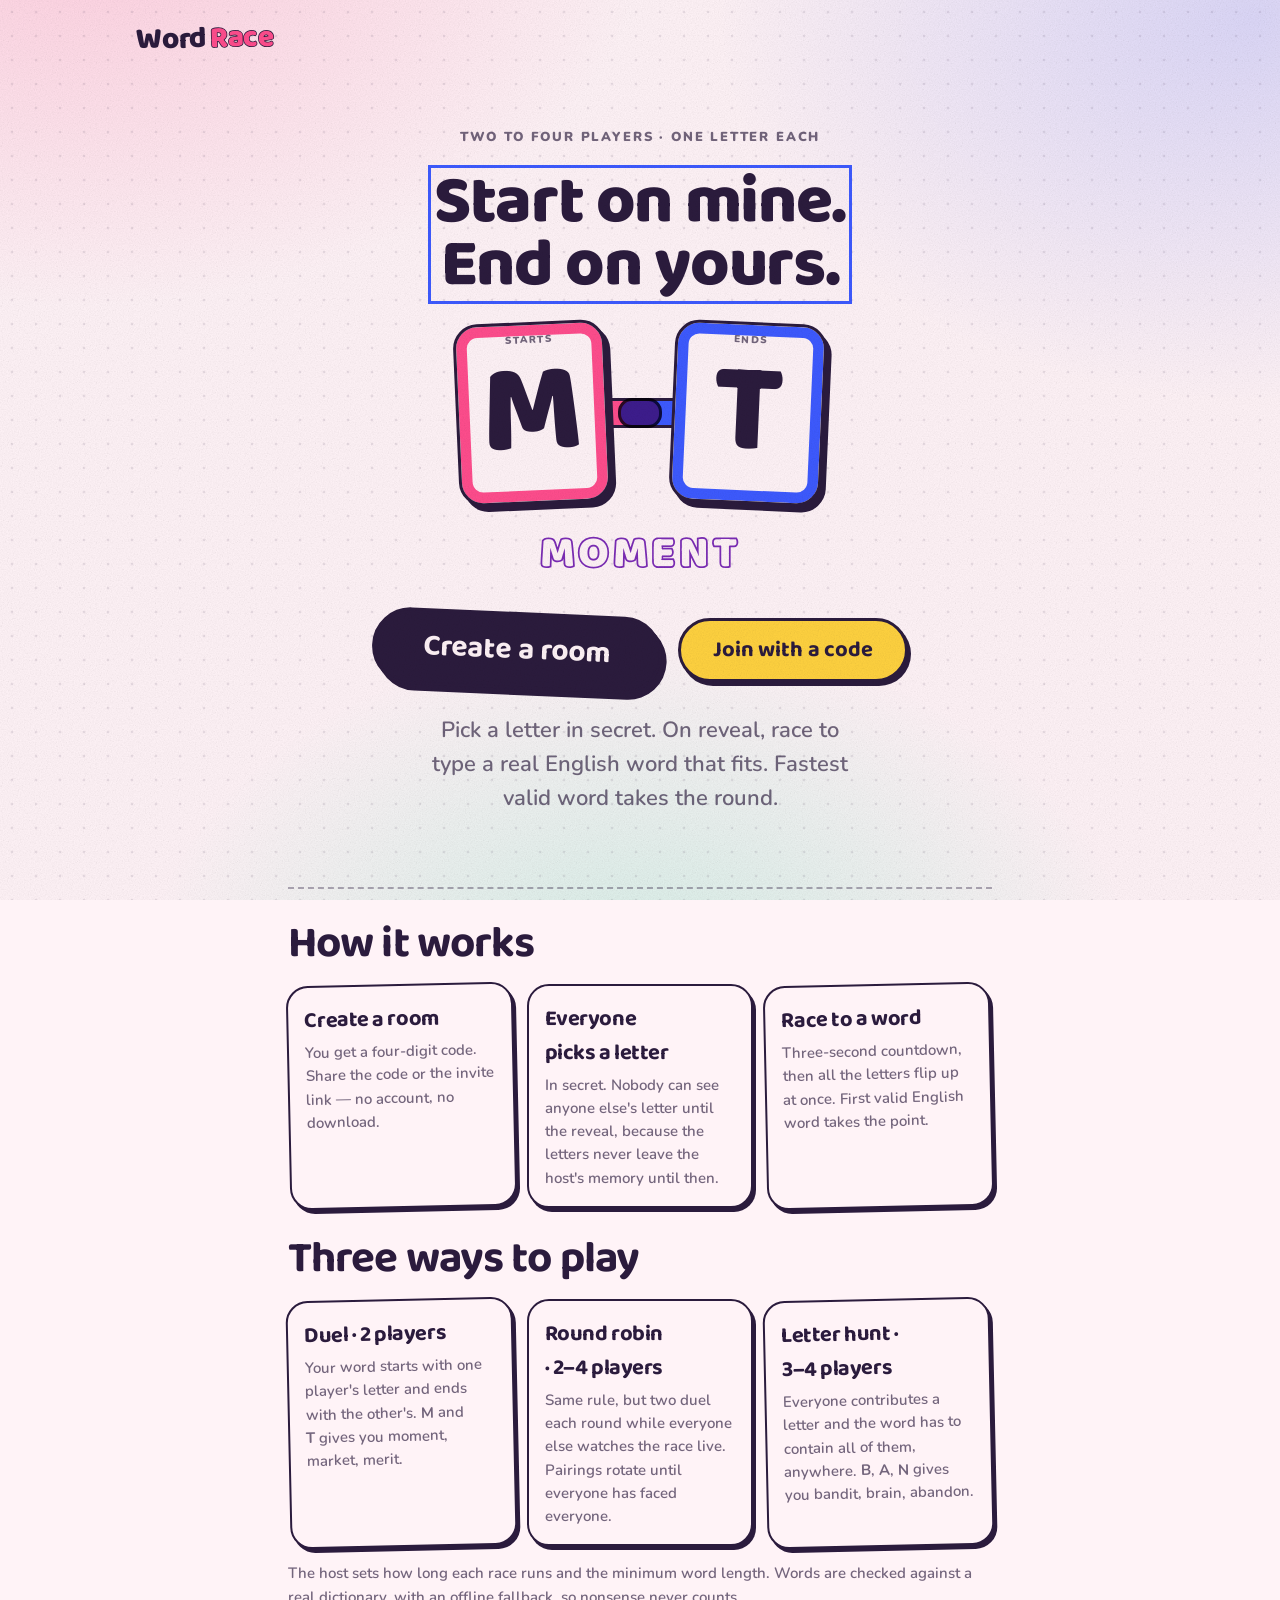
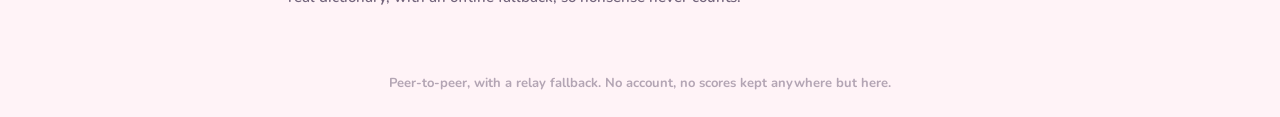
<file: index.html>
<!doctype html>
<html lang="en">
  <head>
    <meta charset="utf-8" />
    <meta name="viewport" content="width=device-width, initial-scale=1, viewport-fit=cover" />

    <!-- ==== Core SEO ====================================================
         Title stays under ~60 characters so it is not truncated in results,
         and leads with the game name plus what it actually is. -->
    <title>Word Race — Free Online Multiplayer Word Game for 2–4 Players</title>
    <meta
      name="description"
      content="A free multiplayer word game. Everyone picks one secret letter, then races to type a real English word that fits. No sign-up, no download — share a 4-digit code and play in your browser."
    />
    <link rel="canonical" href="https://word-race.jpynzon.dev/" />
    <link rel="icon" type="image/png" href="./assests/favicon-96x96.png" sizes="96x96" />
    <link rel="icon" type="image/svg+xml" href="./assests/favicon.svg" />
    <link rel="shortcut icon" href="./assests/favicon.ico" />
    <link rel="apple-touch-icon" sizes="180x180" href="./assests/apple-touch-icon.png" />
    <meta name="apple-mobile-web-app-title" content="MyWebSite" />
    <meta name="robots" content="index, follow, max-image-preview:large" />
    <meta name="author" content="Word Race" />
    <meta
      name="keywords"
      content="word game, multiplayer word game, online word game, free word game, party game, browser game, word race, letter game"
    />

    <!-- ==== Open Graph (Facebook, Discord, WhatsApp, Slack) ============= -->
    <meta property="og:type" content="website" />
    <meta property="og:site_name" content="Word Race" />
    <meta property="og:title" content="Word Race — Free Multiplayer Word Game" />
    <meta
      property="og:description"
      content="Pick a secret letter. Race to type a word that fits. 2–4 players, no sign-up, straight in your browser."
    />
    <meta property="og:url" content="https://word-race.jpynzon.dev/" />
    <!-- SVG so nothing is ever a dangling reference. Twitter/X and Facebook do
         not render SVG previews, so run assets/make-og-raster.html once and swap
         these three lines to og-image.jpg before you publicise the link. -->
    <meta property="og:image" content="https://word-race.jpynzon.dev/assets/og-image.svg" />
    <meta property="og:image:type" content="image/svg+xml" />
    <meta property="og:image:width" content="1200" />
    <meta property="og:image:height" content="630" />
    <meta
      property="og:image:alt"
      content="Two letter tiles, M and T, with the word MOMENT bridging them"
    />
    <meta property="og:locale" content="en_US" />

    <!-- ==== Twitter / X ================================================= -->
    <meta name="twitter:card" content="summary_large_image" />
    <meta name="twitter:title" content="Word Race — Free Multiplayer Word Game" />
    <meta
      name="twitter:description"
      content="Pick a secret letter. Race to type a word that fits. 2–4 players, no sign-up."
    />
    <meta name="twitter:image" content="https://word-race.jpynzon.dev/assets/og-image.svg" />
    <meta
      name="twitter:image:alt"
      content="Two letter tiles, M and T, with the word MOMENT bridging them"
    />

    <!-- ==== Icons, theme, PWA ========================================== -->
    <meta name="theme-color" content="#FFF3F7" />
    <meta name="apple-mobile-web-app-title" content="Word Race" />
    <meta name="application-name" content="Word Race" />
    <link rel="icon" href="./assets/favicon.svg" type="image/svg+xml" />
    <link rel="manifest" href="./manifest.webmanifest" />

    <link rel="preconnect" href="https://fonts.googleapis.com" />
    <link rel="preconnect" href="https://fonts.gstatic.com" crossorigin />
    <link
      rel="stylesheet"
      href="https://fonts.googleapis.com/css2?family=Baloo+2:wght@400..800&family=Nunito:ital,wght@0,400..900;1,400..700&display=swap"
    />

    <link rel="stylesheet" href="./css/reset.css" />
    <link rel="stylesheet" href="./css/variables.css" />
    <link rel="stylesheet" href="./css/layout.css" />
    <link rel="stylesheet" href="./css/components.css" />
    <link rel="stylesheet" href="./css/animations.css" />

    <!-- ==== Structured data ============================================
         VideoGame plus FAQPage. Both are schema.org types Google actually
         renders, and the FAQ answers are the questions people search for. -->
    <script type="application/ld+json">
      {
        "@context": "https://schema.org",
        "@graph": [
          {
            "@type": "VideoGame",
            "name": "Word Race",
            "url": "https://word-race.jpynzon.dev/",
            "description": "A real-time multiplayer word game for 2–4 players. Everyone picks one secret letter, then races to type a real English word that fits the revealed letters.",
            "genre": ["Word game", "Party game", "Puzzle"],
            "gamePlatform": "Web browser",
            "playMode": ["MultiPlayer"],
            "numberOfPlayers": { "@type": "QuantitativeValue", "minValue": 2, "maxValue": 4 },
            "applicationCategory": "Game",
            "operatingSystem": "Any browser",
            "inLanguage": "en",
            "offers": { "@type": "Offer", "price": "0", "priceCurrency": "USD" }
          },
          {
            "@type": "FAQPage",
            "mainEntity": [
              {
                "@type": "Question",
                "name": "How do you play Word Race?",
                "acceptedAnswer": {
                  "@type": "Answer",
                  "text": "Each player secretly picks one letter. After a three-second countdown all letters are revealed at once, and everyone races to type a real English word that fits them. The first valid word wins the round."
                }
              },
              {
                "@type": "Question",
                "name": "Is Word Race free, and do I need an account?",
                "acceptedAnswer": {
                  "@type": "Answer",
                  "text": "It is free and needs no account, download or install. One player creates a room and shares a four-digit code or an invite link."
                }
              },
              {
                "@type": "Question",
                "name": "How many people can play?",
                "acceptedAnswer": {
                  "@type": "Answer",
                  "text": "Two to four. Duel is a head-to-head for two, Round robin rotates pairings for two to four while the rest watch, and Letter hunt has three or four players all contributing a letter to the same word."
                }
              },
              {
                "@type": "Question",
                "name": "Can I play with friends in another country?",
                "acceptedAnswer": {
                  "@type": "Answer",
                  "text": "Yes. Players connect directly to each other for the lowest possible latency, and if a network blocks direct connections the game automatically falls back to a relay."
                }
              }
            ]
          }
        ]
      }
    </script>

    <script type="module" src="./js/home.js"></script>

    <!-- ==== Vercel Web Analytics ====================================== -->
    <script>
      window.va = window.va || function () { (window.vaq = window.vaq || []).push(arguments); };
    </script>
    <script defer src="https://cdn.vercel-insights.com/v1/script.js"></script>
  </head>

  <body>
    <div class="grain" aria-hidden="true"></div>

    <div class="shell">
      <header class="masthead">
        <a class="wordmark" href="./">
          <span>Word</span><span class="wordmark__race">Race</span>
        </a>
        <div class="row" id="masthead-slot"></div>
      </header>

      <main class="screens" id="screens">
        <!-- ============ Home ===========================================
             The hero is the game played once, on loop: two inked letters and
             the word that bridges them. It states the rules without a tutorial,
             which is the most characteristic thing this game has. -->
        <section class="screen" data-screen="home" hidden>
          <div class="hero">
            <p class="eyebrow">Two to four players · one letter each</p>
            <h1 class="display">Start on mine.<br />End on yours.</h1>

            <div class="hero__demo">
              <div
                class="standoff standoff--bridge standoff--idle"
                id="hero-standoff"
                aria-hidden="true"
              >
                <div class="standoff__rail">
                  <div class="bridge">
                    <span class="bridge__seg tile--seat-0"></span>
                    <span class="bridge__seg tile--seat-1"></span>
                  </div>
                  <div class="standoff__tiles">
                    <div class="standoff__slot">
                      <div class="tile tile--seat-0">
                        <span class="tile__role">starts</span>
                        <span class="tile__glyph" id="hero-letter-a">M</span>
                      </div>
                    </div>
                    <div class="standoff__slot">
                      <div class="tile tile--seat-1">
                        <span class="tile__role">ends</span>
                        <span class="tile__glyph" id="hero-letter-b">T</span>
                      </div>
                    </div>
                  </div>
                </div>
              </div>
              <p class="hero__word" id="hero-word" aria-hidden="true"></p>
              <p class="sr-only">
                Example: with the letters M and T, the word "moment" is valid because it starts
                with M and ends with T.
              </p>
            </div>

            <!-- The buttons sit above the explanation on purpose. The demo
                 directly above already teaches the rule, so the paragraph is
                 supporting copy rather than a prerequisite — and putting it
                 first pushed both calls to action below the fold. -->
            <div class="row">
              <button class="btn btn--primary btn--hero" type="button" data-action="go-create">
                Create a room
              </button>
              <button class="btn btn--sun" type="button" data-action="go-join">
                Join with a code
              </button>
            </div>

            <p class="lede">
              Pick a letter in secret. On reveal, race to type a real English word that fits.
              Fastest valid word takes the round.
            </p>

            <!-- Real content below the fold: useful to a first-time player, and
                 the substance a search engine needs to rank the page for
                 anything more specific than the brand name. -->
            <section class="prose" aria-labelledby="how-heading">
              <h2 class="headline" id="how-heading">How it works</h2>
              <ol class="steps">
                <li class="steps__item">
                  <h3 class="steps__title">Create a room</h3>
                  <p class="note">
                    You get a four-digit code. Share the code or the invite link — no account,
                    no download.
                  </p>
                </li>
                <li class="steps__item">
                  <h3 class="steps__title">Everyone picks a letter</h3>
                  <p class="note">
                    In secret. Nobody can see anyone else's letter until the reveal, because the
                    letters never leave the host's memory until then.
                  </p>
                </li>
                <li class="steps__item">
                  <h3 class="steps__title">Race to a word</h3>
                  <p class="note">
                    Three-second countdown, then all the letters flip up at once. First valid
                    English word takes the point.
                  </p>
                </li>
              </ol>

              <h2 class="headline" id="modes-heading">Three ways to play</h2>
              <ul class="steps" aria-labelledby="modes-heading">
                <li class="steps__item">
                  <h3 class="steps__title">Duel · 2 players</h3>
                  <p class="note">
                    Your word starts with one player's letter and ends with the other's.
                    <strong>M</strong> and <strong>T</strong> gives you moment, market, merit.
                  </p>
                </li>
                <li class="steps__item">
                  <h3 class="steps__title">Round robin · 2–4 players</h3>
                  <p class="note">
                    Same rule, but two duel each round while everyone else watches the race live.
                    Pairings rotate until everyone has faced everyone.
                  </p>
                </li>
                <li class="steps__item">
                  <h3 class="steps__title">Letter hunt · 3–4 players</h3>
                  <p class="note">
                    Everyone contributes a letter and the word has to contain all of them,
                    anywhere. <strong>B</strong>, <strong>A</strong>, <strong>N</strong> gives you
                    bandit, brain, abandon.
                  </p>
                </li>
              </ul>

              <p class="note">
                The host sets how long each race runs and the minimum word length. Words are
                checked against a real dictionary, with an offline fallback, so nonsense never
                counts.
              </p>
            </section>
          </div>
        </section>

        <!-- ============ Create ========================================== -->
        <section class="screen" data-screen="create" hidden>
          <div class="stack">
            <button class="btn btn--quiet" type="button" data-action="go-home">← Back</button>
            <div class="card card--tilt">
              <h1 class="card__title">What should we call you?</h1>
              <p class="note">Your opponents see this name.</p>
              <form class="stack stack--tight" data-form="create" novalidate>
                <div class="field" style="margin-block-start: var(--space-4)">
                  <label class="field__label" for="create-name">Display name</label>
                  <input
                    class="input"
                    id="create-name"
                    name="name"
                    type="text"
                    maxlength="14"
                    autocomplete="nickname"
                    enterkeyhint="go"
                    data-autofocus
                  />
                  <p class="field__error" data-error aria-live="polite"></p>
                </div>
                <button class="btn btn--primary btn--block" type="submit">Create the room</button>
              </form>
            </div>
            <p class="note">You'll get a four-digit code to share.</p>
          </div>
        </section>

        <!-- ============ Join ============================================ -->
        <section class="screen" data-screen="join" hidden>
          <div class="stack">
            <button class="btn btn--quiet" type="button" data-action="go-home">← Back</button>
            <div class="card">
              <h1 class="card__title">Join a room</h1>
              <form class="stack stack--tight" data-form="join" novalidate>
                <div class="field" style="margin-block-start: var(--space-4)">
                  <label class="field__label" for="join-code">Room code</label>
                  <input
                    class="input input--code"
                    id="join-code"
                    name="code"
                    type="text"
                    inputmode="numeric"
                    pattern="[0-9]*"
                    maxlength="4"
                    autocomplete="off"
                    placeholder="0000"
                  />
                </div>
                <div class="field">
                  <label class="field__label" for="join-name">Display name</label>
                  <input
                    class="input"
                    id="join-name"
                    name="name"
                    type="text"
                    maxlength="14"
                    autocomplete="nickname"
                    enterkeyhint="go"
                  />
                </div>
                <p class="field__error" data-error aria-live="polite"></p>
                <button class="btn btn--primary btn--block" type="submit">Join the room</button>
              </form>
            </div>
          </div>
        </section>
      </main>

      <footer class="colophon">
        <span>Peer-to-peer, with a relay fallback. No account, no scores kept anywhere but here.</span>
      </footer>
    </div>

    <div class="toast-rail" id="toast-rail"></div>
    <div id="overlay-root"></div>
  </body>
</html>
</file>
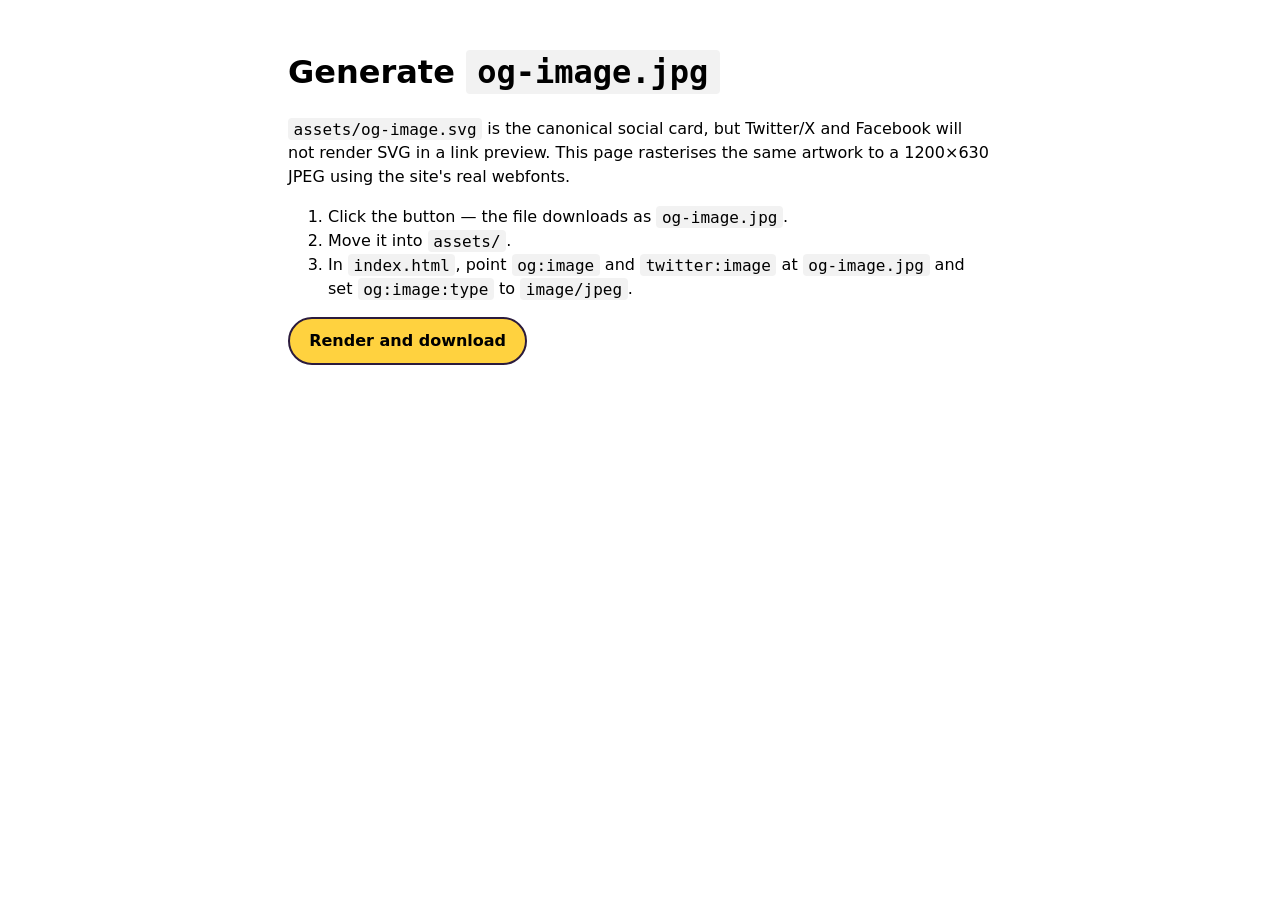
<file: assets/make-og-raster.html>
<!doctype html>
<html lang="en">
  <head>
    <meta charset="utf-8" />
    <meta name="robots" content="noindex, nofollow" />
    <title>Generate og-image.jpg — Word Race</title>
    <style>
      body { font: 16px/1.5 system-ui, sans-serif; max-width: 44rem; margin: 3rem auto; padding: 0 1rem; }
      img { max-width: 100%; border: 2px solid #2B1B3D; border-radius: 12px; margin-block: 1rem; }
      code { background: #f2f2f2; padding: 0.1em 0.35em; border-radius: 4px; }
      button { font: inherit; font-weight: 700; padding: 0.6em 1.2em; border-radius: 999px;
               border: 2px solid #2B1B3D; background: #FFD23F; cursor: pointer; }
    </style>
  </head>
  <body>
    <h1>Generate <code>og-image.jpg</code></h1>
    <p>
      <code>assets/og-image.svg</code> is the canonical social card, but Twitter/X and
      Facebook will not render SVG in a link preview. This page rasterises the same
      artwork to a 1200×630 JPEG using the site's real webfonts.
    </p>
    <ol>
      <li>Click the button — the file downloads as <code>og-image.jpg</code>.</li>
      <li>Move it into <code>assets/</code>.</li>
      <li>
        In <code>index.html</code>, point <code>og:image</code> and
        <code>twitter:image</code> at <code>og-image.jpg</code> and set
        <code>og:image:type</code> to <code>image/jpeg</code>.
      </li>
    </ol>

    <button id="go" type="button">Render and download</button>
    <div id="out"></div>

    <link
      rel="stylesheet"
      href="https://fonts.googleapis.com/css2?family=Baloo+2:wght@400..800&family=Nunito:wght@400..900&display=swap"
    />
    <script>
      document.getElementById("go").addEventListener("click", async () => {
        await document.fonts.load('800 150px "Baloo 2"');
        await document.fonts.load('800 32px "Nunito"');
        await document.fonts.ready;

        const W = 1200, H = 630;
        const c = document.createElement("canvas");
        c.width = W; c.height = H;
        const x = c.getContext("2d");
        const rr = (px, py, w, h, r) => {
          x.beginPath(); x.moveTo(px + r, py);
          x.arcTo(px + w, py, px + w, py + h, r);
          x.arcTo(px + w, py + h, px, py + h, r);
          x.arcTo(px, py + h, px, py, r);
          x.arcTo(px, py, px + w, py, r);
          x.closePath();
        };

        x.fillStyle = "#FFF3F7"; x.fillRect(0, 0, W, H);

        const cx = W / 2, bandY = 258, bandH = 34;
        x.globalCompositeOperation = "multiply";
        x.fillStyle = "#FF4D8D"; rr(cx - 235, bandY, 250, bandH, 8); x.fill();
        x.fillStyle = "#3D5AFF"; rr(cx - 15, bandY, 250, bandH, 8); x.fill();
        x.globalCompositeOperation = "source-over";

        const tile = (px, py, ink, glyph, role, rot) => {
          x.save(); x.translate(px, py); x.rotate(rot);
          x.fillStyle = ink; rr(-95, -114, 190, 228, 30); x.fill();
          x.fillStyle = "#FFF3F7"; rr(-79, -98, 158, 196, 22); x.fill();
          x.strokeStyle = "#2B1B3D"; x.lineWidth = 6; rr(-95, -114, 190, 228, 30); x.stroke();
          x.fillStyle = "#2B1B3D"; x.textAlign = "center";
          x.font = '800 40px "Nunito", sans-serif';
          x.globalAlpha = 0.55; x.fillText(role.toUpperCase(), 0, -52); x.globalAlpha = 1;
          x.font = '800 150px "Baloo 2", sans-serif';
          x.textBaseline = "middle"; x.fillText(glyph, 0, 26);
          x.restore();
        };
        tile(cx - 200, bandY + 17, "#FF4D8D", "M", "starts", -0.045);
        tile(cx + 200, bandY + 17, "#3D5AFF", "T", "ends", 0.045);

        x.textAlign = "center"; x.textBaseline = "alphabetic";
        x.font = '800 76px "Baloo 2", sans-serif';
        x.fillStyle = "#2B1B3D"; x.fillText("Word", cx - 92, 122);
        x.lineWidth = 7; x.strokeStyle = "#2B1B3D"; x.fillStyle = "#FF4D8D";
        x.strokeText("Race", cx + 94, 122); x.fillText("Race", cx + 94, 122);

        x.font = '800 104px "Baloo 2", sans-serif';
        x.lineWidth = 12; x.strokeStyle = "#7B2BB5";
        x.strokeText("MOMENT", cx, 508);
        x.fillStyle = "#FFF3F7"; x.fillText("MOMENT", cx, 508);

        x.font = '800 32px "Nunito", sans-serif';
        x.fillStyle = "rgba(43,27,61,0.66)";
        x.fillText("One secret letter each · race to a word · 2–4 players", cx, 572);

        const url = c.toDataURL("image/jpeg", 0.9);
        document.getElementById("out").innerHTML = `<img src="${url}" alt="Preview">`;
        const a = document.createElement("a");
        a.href = url; a.download = "og-image.jpg"; a.click();
      });
    </script>
  </body>
</html>
</file>
<file: css/variables.css>
@layer tokens {
  :root {
    /* ---- Inks -----------------------------------------------------------
       Still a riso press: a few flat, loud spot colours on paper, no gradient
       mesh and no photographic depth. Turned up, though — this is a party
       game, and timid colour was reading as unfinished. */
    --paper: #fff3f7;
    --paper-deep: #ffe2ee;
    --paper-edge: #f7cbdf;

    --ink: #2b1b3d;
    --ink-soft: rgb(43 27 61 / 66%);
    --ink-faint: rgb(43 27 61 / 36%);
    --ink-hairline: rgb(43 27 61 / 16%);

    --ink-pink: #ff4d8d; /* Player A */
    --ink-blue: #3d5aff; /* Player B */
    --ink-mint: #2be0a8; /* valid, win */
    --ink-sun: #ffd23f; /* countdown, warning */
    --ink-tangerine: #ff8a3d; /* accents, stickers */

    /* Where pink and blue overprint. Sampled from the multiply result so
       borders and text can match the blend exactly. */
    --overprint: #7b2bb5;
    --overprint-soft: rgb(123 43 181 / 14%);

    /* Components read --player-ink and never branch on which player they are. */
    --player-ink: var(--ink-pink);

    /* ---- Type -----------------------------------------------------------
       Two rounded faces, and nothing else. Baloo 2 at 800 is fat, fully
       rounded, and has the single-glyph presence a letter tile needs. Nunito
       is its rounded companion for prose and labels.

       There is deliberately no monospace: the room code sits in fixed-width
       digit boxes and the countdown sits in a fixed-size container, so the
       layout cannot reflow as digits change and tabular figures buy nothing. */
    --font-display: "Baloo 2", "Comic Sans MS", system-ui, sans-serif;
    --font-body: "Nunito", system-ui, -apple-system, sans-serif;

    --text-xs: 0.8125rem;
    --text-sm: 0.9375rem;
    --text-base: 1.0625rem;
    --text-lg: clamp(1.125rem, 1rem + 0.5vw, 1.375rem);
    --text-xl: clamp(1.375rem, 1.15rem + 1vw, 1.875rem);
    --text-2xl: clamp(1.75rem, 1.4rem + 1.8vw, 2.75rem);

    /* The hero headline is sized by whichever axis is tighter. A width-only
       clamp made it 71px tall on a 1280x720 laptop, which combined with the
       tiles to push the buttons off the bottom of the screen. Folding height
       into the middle term keeps the whole hero — headline, demo and both calls
       to action — inside the first view on a short window as well as a narrow
       one. */
    --text-3xl: clamp(2.25rem, min(1.75rem + 3.4vw, 7.5svh), 4.75rem);
    --text-tile: clamp(4rem, 2.5rem + 7.5vw, 8rem);
    --text-count: clamp(6.5rem, 3rem + 20vw, 15rem);

    --tracking-tight: -0.02em;
    --tracking-wide: 0.06em;
    --tracking-caps: 0.14em;

    /* ---- Space ---------------------------------------------------------- */
    --space-1: 0.25rem;
    --space-2: 0.5rem;
    --space-3: 0.75rem;
    --space-4: 1rem;
    --space-5: 1.5rem;
    --space-6: 2rem;
    --space-7: 3rem;
    --space-8: 4rem;

    --gutter: clamp(1rem, 0.6rem + 2.5vw, 2.5rem);
    --measure: 34rem;
    --shell-max: 68rem;

    /* ---- Shape ---------------------------------------------------------
       Sticker rules: thick outlines, generous radii, nothing perfectly square.
       The tilt tokens are what stop the layout looking like a wireframe —
       every card and tile is placed by hand, slightly off true. */
    --stroke: 3px;
    --stroke-thin: 2px;

    --radius-sm: 0.875rem;
    --radius-md: 1.375rem;
    --radius-lg: 1.75rem;
    /* Tile radius scales with the tile: a fixed 1.75rem turns a small tile into
       a circle, which stops reading as a printed tile at all. */
    --radius-tile: calc(var(--tile-size) * 0.16);
    --radius-pill: 999px;

    --tilt-a: -2.5deg;
    --tilt-b: 2.5deg;
    --tilt-nudge: -1.25deg;

    --tile-size: clamp(5.5rem, 3rem + 20vw, 9.5rem);

    /* ---- Depth ---------------------------------------------------------
       A riso print has no soft glow, so depth is a hard offset: the ink
       outline repeated below and to the right, like a die-cut sticker lifted
       off the sheet. */
    --offset-sm: 3px 4px 0 var(--ink);
    --offset-md: 5px 6px 0 var(--ink);
    --offset-lg: 8px 10px 0 var(--ink);
    --ambient: 0 12px 28px -18px rgb(43 27 61 / 45%);
    --ambient-lift: 0 22px 44px -20px rgb(43 27 61 / 50%);

    /* ---- Motion --------------------------------------------------------
       --ease-boing overshoots hard and settles. It is the house easing: every
       arrival in this game should feel like a thing landing, not fading in. */
    --dur-fast: 120ms;
    --dur-base: 200ms;
    --dur-slow: 340ms;
    --dur-flap: 560ms;
    --ease-out: cubic-bezier(0.22, 0.75, 0.3, 1);
    --ease-in-out: cubic-bezier(0.6, 0, 0.35, 1);
    --ease-boing: cubic-bezier(0.34, 1.56, 0.44, 1);
    --ease-flap: cubic-bezier(0.3, 1.5, 0.5, 1);

    /* ---- Print texture -------------------------------------------------
       All generated, no image requests. Grain is an inline feTurbulence the
       browser rasterises once; the dot grid is the sheet this game is printed
       on and does more for the "made thing" feeling than any illustration. */
    --grain: url("data:image/svg+xml,%3Csvg xmlns='http://www.w3.org/2000/svg' width='160' height='160'%3E%3Cfilter id='g'%3E%3CfeTurbulence type='fractalNoise' baseFrequency='0.82' numOctaves='4' stitchTiles='stitch'/%3E%3CfeColorMatrix type='saturate' values='0'/%3E%3C/filter%3E%3Crect width='160' height='160' filter='url(%23g)'/%3E%3C/svg%3E");
    --grain-opacity: 0.2;

    --dot-grid: radial-gradient(circle, rgb(43 27 61 / 10%) 1.5px, transparent 1.6px);
    --dot-grid-size: 24px 24px;

    --halftone: repeating-radial-gradient(
      circle at 0 0,
      rgb(43 27 61 / 16%) 0 1px,
      transparent 1px 6px
    );

    --z-board: 1;
    --z-sticky: 20;
    --z-toast: 60;
    --z-overlay: 80;
    --z-modal: 90;
  }

  /* The countdown pushes the grain harder, so the sheet looks like it is being
     printed while the clock runs. */
  :root[data-tension="high"] {
    --grain-opacity: 0.38;
  }

  /* A phone held sideways has almost no vertical room, so tiles and the
     countdown scale off the short axis instead of the long one. */
  @media (height <= 32rem) and (orientation: landscape) {
    :root {
      --tile-size: clamp(3.25rem, 0.5rem + 13vh, 5.5rem);
      --text-tile: clamp(2rem, 0.5rem + 8vh, 3.5rem);
      --text-count: clamp(3rem, 0.5rem + 24vh, 6.5rem);
    }
  }
}
</file>
<file: css/layout.css>
@layer layout {
  body {
    font-family: var(--font-body);
    font-size: var(--text-base);
    font-weight: 600;
    color: var(--ink);
    background-color: var(--paper);
    /* Three layers: a dot grid that makes the page a printed sheet, then a
       soft off-register wash of each player's ink bled into opposite corners.
       The washes set up the standoff before a single tile is drawn. */
    background-image:
      var(--dot-grid),
      radial-gradient(58rem 40rem at 6% -10%, rgb(255 77 141 / 22%), transparent 62%),
      radial-gradient(56rem 40rem at 98% 2%, rgb(61 90 255 / 18%), transparent 60%),
      radial-gradient(48rem 34rem at 50% 110%, rgb(43 224 168 / 20%), transparent 65%);
    background-size:
      var(--dot-grid-size),
      auto,
      auto,
      auto;
    background-attachment: fixed;
    /* Tilted cards and the bridge overhang the measure, and clipping that is
       what keeps a phone from scrolling sideways. `clip` rather than `hidden`
       because `hidden` would make the body a scroll container, and a sticky
       descendant (the lobby action bar) would then have nothing to stick to. */
    overflow-x: hidden;
    overflow-x: clip;
  }

  /* Paper grain, over everything, inert to pointers. */
  .grain {
    position: fixed;
    inset: 0;
    z-index: var(--z-sticky);
    background-image: var(--grain);
    opacity: var(--grain-opacity);
    mix-blend-mode: multiply;
    pointer-events: none;
    transition: opacity var(--dur-slow) var(--ease-out);
  }

  .shell {
    display: grid;
    grid-template-rows: auto 1fr auto;
    min-height: 100svh;
    max-width: var(--shell-max);
    margin-inline: auto;
    padding-inline: var(--gutter);
  }

  .masthead {
    display: flex;
    align-items: center;
    justify-content: space-between;
    gap: var(--space-4);
    padding-block: var(--space-4);
    min-height: 3.5rem;
  }

  .colophon {
    padding-block: var(--space-4) var(--space-5);
    font-size: var(--text-xs);
    font-weight: 700;
    color: var(--ink-faint);
    text-align: center;
  }

  /* ---- Screens ---------------------------------------------------------
     All screens live in the document at once and are toggled with [hidden],
     so they share a single grid cell. */
  .screens {
    display: grid;
    align-content: center;
    padding-block: var(--space-5) var(--space-6);
  }

  .screen {
    display: grid;
    gap: var(--space-6);
    justify-items: center;
  }

  .stack {
    display: grid;
    gap: var(--space-4);
    width: 100%;
    max-width: var(--measure);
  }

  .stack--tight {
    gap: var(--space-3);
  }

  .row {
    display: flex;
    flex-wrap: wrap;
    gap: var(--space-4);
    align-items: center;
    justify-content: center;
  }

  /* ---- Hero -----------------------------------------------------------
     The hero is the game, played once, on loop: two inked letters and the
     word that bridges them. It teaches both rules without a tutorial. */
  .hero {
    display: grid;
    gap: var(--space-5);
    justify-items: center;
    text-align: center;
  }

  .hero__demo {
    display: grid;
    gap: var(--space-4);
    justify-items: center;
    width: 100%;
  }

  /* ---- The standoff ---------------------------------------------------
     The two tiles sit apart and their colour passes reach into the gap, where
     they multiply into the overprint. `isolation` keeps that blend inside this
     element instead of reaching the page background; `position: relative`
     anchors the VS burst over the band. */
  .standoff {
    position: relative;
    display: flex;
    align-items: center;
    justify-content: center;
    isolation: isolate;
    width: 100%;
  }

  /* Geometry for the ink bands (see .bridge / .bridge__seg):
       --bridge-gap     open space between adjacent tiles
       --bridge-overlap how far neighbouring bands overlap, which is the width
                        of each overprint seam */
  .standoff--bridge {
    --bridge-gap: clamp(2.5rem, 6vw, 4rem);
    --bridge-overlap: clamp(0.85rem, 2.2vw, 1.4rem);
  }

  /* The rail is only as wide as the tiles it holds, which is what lets the ink
     bands span exactly the tile row regardless of how many players there are. */
  .standoff__rail {
    position: relative;
    display: inline-block;
  }

  /* Tiles sit above the bands so the bands read as passing behind them.
     Positioning them is also what keeps the bands from painting over the tiles:
     an absolutely-positioned sibling would otherwise win paint order against an
     in-flow block. */
  .standoff__tiles {
    position: relative;
    z-index: 1;
    display: flex;
    align-items: center;
    justify-content: center;
    gap: var(--bridge-gap);
  }

  .standoff__slot {
    display: grid;
    place-items: center;
    flex: 0 0 auto;
  }

  /* ---- Lobby ----------------------------------------------------------
     Six seats plus the full rules card is more than a phone screen holds, and
     the two things a player needs — ready, and start — were the ones that fell
     off the bottom. So the roster and the rules share a row as soon as there is
     width for it, and the action bar stays stuck to the bottom of the viewport
     until the page ends. */
  .lobby__cols {
    display: grid;
    gap: var(--space-4);
    align-items: start;
  }

  .lobby__cols > * {
    min-inline-size: 0;
  }

  .lobby__bar {
    position: sticky;
    bottom: 0;
    z-index: var(--z-sticky);
    display: grid;
    gap: var(--space-2);
    justify-items: center;
    /* Full bleed: the band runs the width of the window, so it reads as the
       bottom edge of the screen rather than a slab floating over the sheet.
       Anything past the viewport is taken care of by the body's overflow clip. */
    margin-inline: calc(50% - 50vw);
    padding: var(--space-3) var(--gutter)
      max(var(--space-3), env(safe-area-inset-bottom));
    /* Not opaque: the dot grid still reads through, so the bar looks like a
       band printed on the sheet rather than a panel bolted over it. */
    background-color: rgb(255 243 247 / 92%);
    backdrop-filter: blur(6px);
    border-block-start: var(--stroke-thin) dashed var(--ink-faint);
  }

  /* Leaving is a separate decision from playing, and it reads that way. */
  .lobby__exit {
    gap: var(--space-2);
  }

  .lobby__hint {
    text-align: center;
  }

  /* The bar is permanent furniture on a phone, so it spends as little height as
     it can: ready and start keep to one row by giving up some of their sticker
     padding, rather than by wrapping and costing a whole button's worth. */
  @media (width < 48rem) {
    .lobby__bar {
      --btn-pad-inline: var(--space-4);
    }

    .lobby__bar .row {
      gap: var(--space-3);
    }
  }

  /* ---- Game board ------------------------------------------------------ */
  .board {
    display: grid;
    gap: var(--space-5);
    justify-items: center;
    width: 100%;
  }

  .board__rule {
    display: flex;
    flex-wrap: wrap;
    align-items: center;
    justify-content: center;
    gap: var(--space-2) var(--space-3);
    text-align: center;
  }

  /* ---- Overlays -------------------------------------------------------- */
  .overlay {
    position: fixed;
    inset: 0;
    z-index: var(--z-overlay);
    display: grid;
    place-items: center;
    padding: var(--gutter);
    background-color: rgb(255 243 247 / 84%);
    backdrop-filter: blur(4px);
  }

  .toast-rail {
    position: fixed;
    inset-inline: 0;
    bottom: max(var(--space-4), env(safe-area-inset-bottom));
    z-index: var(--z-toast);
    display: grid;
    justify-items: center;
    gap: var(--space-2);
    padding-inline: var(--gutter);
    pointer-events: none;
  }

  /* ---- Wide viewports -------------------------------------------------- */
  @media (width >= 48rem) {
    .screens {
      padding-block: var(--space-7);
    }

    .board {
      gap: var(--space-6);
    }
  }

  /* Wide enough for two readable columns, or short enough that stacking them is
     hopeless. Either way the rules take the right in one piece while the code
     and the roster stack down the left. Placement is by area rather than source
     order, so a phone can keep the rules above the roster while a wide window
     puts them side by side. */
  @media (width >= 50rem), (height <= 32rem) and (orientation: landscape) {
    .lobby {
      max-width: 100%;
    }

    .lobby__cols {
      grid-template-columns: minmax(0, 1fr) minmax(0, 1fr);
      grid-template-areas:
        "code  rules"
        "seats rules";
      gap: var(--space-5);
    }

    .lobby__code {
      grid-area: code;
    }

    .lobby__rules {
      grid-area: rules;
    }

    /* The roster is a plain component list; the lobby is what places it. */
    .lobby__cols > .roster {
      grid-area: seats;
    }
  }

  /* ---- Short and wide (phone held sideways) ---------------------------
     The shell stops reserving header and footer height. Type and tile sizes
     are handled by the matching query in variables.css, because token
     overrides belong in the tokens layer. */
  @media (height <= 32rem) and (orientation: landscape) {
    .shell {
      min-height: auto;
    }

    .screens,
    .masthead {
      padding-block: var(--space-2);
    }

    .colophon {
      display: none;
    }

    .screen,
    .board,
    .hero {
      gap: var(--space-4);
    }

    /* Sideways there is no vertical room to spare — a stacked bar would eat half
       the window — so the bar goes one row deep: leave to the far left, ready
       and start centred, the hint tucked under them. The columns of the lobby
       itself are split by the query above. */
    .lobby__bar {
      grid-template-columns: auto minmax(0, 1fr);
      grid-template-areas:
        "exit actions"
        "exit hint";
      align-items: center;
      padding-block: var(--space-2) max(var(--space-2), env(safe-area-inset-bottom));
    }

    .lobby__exit {
      grid-area: exit;
    }

    .lobby__primary {
      grid-area: actions;
    }

    .lobby__hint {
      grid-area: hint;
    }
  }
}
</file>
<file: css/components.css>
@layer components {
  /* ==== Type roles =======================================================
     Everything display-weight is Baloo 2 at 800. It is a fat rounded face, so
     it wants slightly negative tracking at large sizes and a tight line box. */
  .wordmark {
    display: inline-flex;
    align-items: center;
    gap: 0.2ch;
    min-height: 2.75rem; /* it is a link, so it owes the same 44px target */
    font-family: var(--font-display);
    font-size: var(--text-xl);
    font-weight: 800;
    letter-spacing: var(--tracking-tight);
    text-decoration: none;
    transform: rotate(var(--tilt-nudge));
    transition: transform var(--dur-base) var(--ease-boing);
  }

  .wordmark:hover {
    transform: rotate(0deg) scale(1.03);
  }

  .wordmark__race {
    color: var(--ink-pink);
    -webkit-text-stroke: 1.5px var(--ink);
    paint-order: stroke fill;
  }

  .display {
    font-family: var(--font-display);
    font-weight: 800;
    font-size: var(--text-3xl);
    line-height: 0.94;
    letter-spacing: var(--tracking-tight);
  }

  .headline {
    font-family: var(--font-display);
    font-weight: 700;
    font-size: var(--text-2xl);
    line-height: 1.06;
    letter-spacing: var(--tracking-tight);
  }

  /* Small all-caps label. Nunito at 900 rather than a third typeface. */
  .eyebrow {
    font-family: var(--font-body);
    font-size: var(--text-xs);
    font-weight: 900;
    text-transform: uppercase;
    letter-spacing: var(--tracking-caps);
    color: var(--ink-soft);
  }

  .lede {
    font-size: var(--text-lg);
    font-weight: 600;
    color: var(--ink-soft);
    max-width: 34ch;
    margin-inline: auto;
  }

  .note {
    font-size: var(--text-sm);
    font-weight: 600;
    color: var(--ink-soft);
  }

  /* The hero's bridging word, inked in the overprint colour because it is the
     thing the two players' letters produce together. Height is reserved so the
     layout does not jump as the word types and clears. */
  .hero__word {
    font-family: var(--font-display);
    font-size: var(--text-2xl);
    font-weight: 800;
    text-transform: uppercase;
    letter-spacing: 0.08em;
    /* Paper fill with an overprint outline: the word the two inks made
       together, so it wears the overprint colour rather than either player's. */
    color: var(--paper);
    -webkit-text-stroke: 3.5px var(--overprint);
    paint-order: stroke fill;
    min-height: 1.5em;
  }

  /* ==== Buttons =========================================================
     Die-cut stickers. Pressing one squashes it into its own hard offset, which
     is the single most satisfying interaction in the whole interface, so it is
     worth the extra transform. */
  .btn {
    --btn-face: var(--paper);
    --btn-ink: var(--ink);
    --btn-tilt: 0deg;

    position: relative;
    display: inline-flex;
    align-items: center;
    justify-content: center;
    gap: var(--space-2);
    min-height: 3.25rem;
    /* A container can tighten its buttons by inheriting --btn-pad-inline down.
       Left undeclared here on purpose: declaring it on .btn would shadow the
       inherited value, the same reason --card-tilt is a fallback too. */
    padding: var(--space-3) var(--btn-pad-inline, var(--space-6));
    font-family: var(--font-display);
    font-size: var(--text-lg);
    font-weight: 700;
    letter-spacing: 0.005em;
    color: var(--btn-ink);
    text-decoration: none;
    background-color: var(--btn-face);
    border: var(--stroke) solid var(--ink);
    border-radius: var(--radius-pill);
    box-shadow: var(--offset-sm);
    transform: rotate(var(--btn-tilt));
    transition:
      transform var(--dur-base) var(--ease-boing),
      box-shadow var(--dur-base) var(--ease-boing),
      background-color var(--dur-base) var(--ease-out);
  }

  .btn:hover:not(:disabled) {
    transform: rotate(var(--btn-tilt)) translate(-2px, -3px) scale(1.02);
    box-shadow: var(--offset-lg);
  }

  .btn:active:not(:disabled) {
    transform: rotate(var(--btn-tilt)) translate(3px, 4px) scale(0.97);
    box-shadow: 0 0 0 var(--ink);
    transition-duration: var(--dur-fast);
  }

  .btn:disabled {
    opacity: 0.4;
    box-shadow: var(--offset-sm);
    transform: rotate(var(--btn-tilt));
  }

  /* Replays the pressed look for a submit that came from the keyboard. Enter
     fires the form without ever putting the button in :active, so without this a
     keyboard submit gets no tactile confirmation at all. */
  .btn.is-pressed:not(:disabled),
  .btn.is-pressed:disabled {
    transform: rotate(var(--btn-tilt)) translate(3px, 4px) scale(0.97);
    box-shadow: 0 0 0 var(--ink);
    transition-duration: var(--dur-fast);
  }

  /* Validating: still clearly a button, visibly not idle. Kept at full opacity
     unlike a normal disabled button — it is working, not unavailable. */
  .btn[aria-busy="true"] {
    opacity: 1;
    cursor: progress;
    background-image: repeating-linear-gradient(
      -45deg,
      rgb(255 255 255 / 16%) 0 8px,
      transparent 8px 16px
    );
    background-size: 200% 100%;
    animation: busy-stripes 900ms linear infinite;
  }

  .btn--primary {
    --btn-face: var(--ink);
    --btn-ink: var(--paper);
  }

  .btn--pink {
    --btn-face: var(--ink-pink);
  }

  .btn--blue {
    --btn-face: var(--ink-blue);
    --btn-ink: var(--paper);
  }

  .btn--mint {
    --btn-face: var(--ink-mint);
  }

  .btn--sun {
    --btn-face: var(--ink-sun);
  }

  /* The big first-choice button gets a deliberate tilt. Only one per screen. */
  .btn--hero {
    --btn-tilt: var(--tilt-b);

    min-height: 3.875rem;
    font-size: var(--text-xl);
    padding-inline: var(--space-7);
    box-shadow: var(--offset-md);
  }

  .btn--quiet {
    box-shadow: none;
    border-color: transparent;
    background-color: transparent;
    color: var(--ink-soft);
    padding-inline: var(--space-4);
    font-weight: 700;
  }

  .btn--quiet:hover:not(:disabled) {
    transform: none;
    box-shadow: none;
    color: var(--ink);
    background-color: var(--overprint-soft);
  }

  .btn--quiet:active:not(:disabled) {
    transform: scale(0.97);
    box-shadow: none;
  }

  .btn--block {
    width: 100%;
  }

  /* ==== Cards ===========================================================
     Thick outline, hard offset, and a slight tilt so a stack of them reads as
     placed by hand rather than laid out by a grid. */
  .card {
    position: relative;
    width: 100%;
    padding: var(--space-5);
    background-color: var(--paper);
    border: var(--stroke) solid var(--ink);
    border-radius: var(--radius-lg);
    box-shadow: var(--offset-md);
    transform: rotate(var(--card-tilt, 0deg));
  }

  .card--tilt {
    --card-tilt: var(--tilt-nudge);
  }

  .card--halftone::after {
    content: "";
    position: absolute;
    inset: 0;
    border-radius: inherit;
    background-image: var(--halftone);
    background-size: 6px 6px;
    opacity: 0.6;
    pointer-events: none;
  }

  .card__title {
    font-family: var(--font-display);
    font-weight: 700;
    font-size: var(--text-xl);
    line-height: 1.1;
    letter-spacing: var(--tracking-tight);
  }

  /* ==== Letter tile =====================================================
     A paper tile with a fat ring in the owner's ink. The glyph stays knocked
     out of bare paper, which is the only way it clears contrast against the
     darker blue — a glyph sitting directly on #3D5AFF would not.

     The ring is an inset shadow rather than a second border because inset
     shadows do not affect blending or layout, and this element is tilted. */
  .tile {
    --tile-tilt: 0deg;

    position: relative;
    display: grid;
    place-items: center;
    flex: 0 0 auto;
    inline-size: var(--tile-size);
    aspect-ratio: 5 / 6;
    background-color: var(--paper);
    border: var(--stroke) solid var(--ink);
    border-radius: var(--radius-tile);
    box-shadow:
      inset 0 0 0 calc(var(--tile-size) * 0.07) var(--player-ink),
      var(--offset-md);
    transform: rotate(var(--tile-tilt));
    transition:
      transform var(--dur-slow) var(--ease-boing),
      box-shadow var(--dur-slow) var(--ease-boing);
  }

  /* One ink per seat, and alternating tilts so a row of tiles leans away from
     itself like a line-up rather than sitting in a neat rank. Four seats is the
     ceiling any mode allows. */
  .tile--seat-0,
  .player--seat-0 {
    --player-ink: var(--ink-pink);
    --tile-tilt: var(--tilt-a);
  }

  .tile--seat-1,
  .player--seat-1 {
    --player-ink: var(--ink-blue);
    --tile-tilt: var(--tilt-b);
  }

  .tile--seat-2,
  .player--seat-2 {
    --player-ink: var(--ink-mint);
    --tile-tilt: var(--tilt-a);
  }

  .tile--seat-3,
  .player--seat-3 {
    --player-ink: var(--ink-tangerine);
    --tile-tilt: var(--tilt-b);
  }

  .player--seat-1 .player__chip,
  .player--seat-3 .player__chip {
    transform: rotate(var(--tilt-b));
  }

  .tile__glyph {
    font-family: var(--font-display);
    font-size: var(--text-tile);
    font-weight: 800;
    line-height: 1;
    color: var(--ink);
    text-transform: uppercase;
  }

  /* ==== The bridge ======================================================
     THE SIGNATURE. One ink band per player, laid in a row behind the tiles.
     Neighbouring bands overlap and `mix-blend-mode: multiply` turns each seam
     into a darker overprint — marking the exact spots where the players'
     letters join to make one word, which is the whole idea of the game.

     One band per player rather than a fixed pair, so a two-player duel gets a
     single overprint seam in the middle and a four-player letter hunt gets
     three. The effect scales with the roster instead of being special-cased.

     The bands deliberately live outside the tiles. A tile carries
     `transform: rotate()`, which makes it a stacking context, and two blended
     layers in separate stacking contexts can never blend with each other.

     `isolation` keeps the multiply inside this row: the first band renders
     normally against the transparent group, and only the overlaps darken. */
  .bridge {
    position: absolute;
    z-index: 0; /* below the tiles, which sit at z-index 1 */
    inset-inline: calc(var(--tile-size) * 0.28);
    inset-block-start: 50%;
    height: calc(var(--tile-size) * 0.2);
    margin-block-start: calc(var(--tile-size) * -0.1); /* margin, not transform */
    display: flex;
    isolation: isolate;
    pointer-events: none;
  }

  .bridge__seg {
    flex: 1 1 0;
    min-inline-size: 0;
    /* Negative margins are what create the overlap, and therefore the seams. */
    margin-inline: calc(-1 * var(--bridge-overlap));
    background-color: var(--player-ink);
    border: var(--stroke) solid var(--ink);
    border-radius: var(--radius-sm);
    mix-blend-mode: multiply;
  }

  .tile__role {
    position: absolute;
    inset-block-start: 0.5rem;
    inset-inline: 0;
    font-family: var(--font-body);
    font-size: 0.625rem;
    font-weight: 900;
    text-align: center;
    text-transform: uppercase;
    letter-spacing: var(--tracking-caps);
    color: var(--ink-soft);
  }

  /* Face-down: the letter is committed but not revealed. Halftone stands in
     for the back of a printed tile. */
  .tile--hidden .tile__glyph {
    color: transparent;
  }

  .tile--hidden {
    background-image: var(--halftone);
    background-size: 7px 7px;
  }

  .tile--empty {
    border-style: dashed;
    box-shadow: inset 0 0 0 calc(var(--tile-size) * 0.07) var(--paper-deep);
  }

  /* ==== Letter picker ===================================================
     A one-character field shaped exactly like a tile, so committing a letter
     feels like placing the tile you were already looking at. */
  .letter-field {
    inline-size: var(--tile-size);
    aspect-ratio: 5 / 6;
    padding: 0;
    font-family: var(--font-display);
    font-size: var(--text-tile);
    font-weight: 800;
    line-height: 1;
    text-align: center;
    text-transform: uppercase;
    color: var(--ink);
    background-color: var(--paper);
    border: var(--stroke) dashed var(--ink);
    border-radius: var(--radius-tile);
    box-shadow: var(--offset-sm);
    caret-color: var(--ink-pink);
    transform: rotate(var(--tilt-a));
    transition:
      transform var(--dur-base) var(--ease-boing),
      box-shadow var(--dur-base) var(--ease-boing);
  }

  .letter-field:focus {
    border-style: solid;
    outline: none;
    transform: rotate(0deg) scale(1.04);
    box-shadow: var(--offset-md);
  }

  .letter-field::placeholder {
    color: var(--ink-faint);
  }

  /* ==== Text fields ====================================================== */
  .field {
    display: grid;
    gap: var(--space-2);
  }

  .field__label {
    font-family: var(--font-body);
    font-size: var(--text-xs);
    font-weight: 900;
    text-transform: uppercase;
    letter-spacing: var(--tracking-caps);
    color: var(--ink-soft);
  }

  .input {
    inline-size: 100%;
    min-height: 3.25rem;
    padding: var(--space-3) var(--space-4);
    font-weight: 700;
    background-color: var(--paper);
    border: var(--stroke) solid var(--ink);
    border-radius: var(--radius-md);
    box-shadow: var(--offset-sm);
    transition:
      box-shadow var(--dur-base) var(--ease-boing),
      transform var(--dur-base) var(--ease-boing);
  }

  .input:focus {
    outline: none;
    transform: translate(-1px, -2px);
    box-shadow: var(--offset-md);
  }

  .input--code {
    font-family: var(--font-display);
    font-size: var(--text-2xl);
    font-weight: 800;
    text-align: center;
    letter-spacing: 0.4em;
    /* letter-spacing adds trailing space after the last digit, which shifts the
       centred text left by half a step. Indent by half to put it back. */
    text-indent: 0.2em;
  }

  .field__error {
    font-size: var(--text-sm);
    font-weight: 800;
    color: var(--overprint);
    min-height: 1.4rem;
  }

  /* ==== Word input =====================================================
     Outlined in the overprint colour: this is where the two players' inks
     meet, so it is where the word gets typed. */
  .word-input {
    inline-size: 100%;
    min-height: 4.25rem;
    padding: var(--space-3) var(--space-5);
    font-family: var(--font-display);
    font-size: var(--text-xl);
    font-weight: 800;
    text-align: center;
    text-transform: uppercase;
    letter-spacing: 0.1em;
    color: var(--ink);
    background-color: var(--paper);
    border: var(--stroke) solid var(--overprint);
    border-radius: var(--radius-md);
    box-shadow: 4px 5px 0 var(--overprint);
    transition:
      border-color var(--dur-base) var(--ease-out),
      box-shadow var(--dur-base) var(--ease-boing),
      transform var(--dur-base) var(--ease-boing);
  }

  .word-input:focus {
    outline: none;
    transform: translate(-1px, -2px);
    box-shadow: 7px 8px 0 var(--overprint);
  }

  .word-input:disabled {
    color: var(--ink-faint);
    border-color: var(--ink-faint);
    box-shadow: 4px 5px 0 var(--ink-faint);
    background-color: var(--paper-deep);
  }

  .word-input::placeholder {
    color: var(--ink-faint);
    letter-spacing: 0.02em;
    text-transform: none;
  }

  /* ==== Room code =======================================================
     Fixed-width digit boxes, alternately tilted. The fixed width is why no
     monospace typeface is needed: the digits cannot shift the layout. */
  .code {
    display: flex;
    gap: var(--space-3);
    justify-content: center;
  }

  .code__digit {
    display: grid;
    place-items: center;
    inline-size: clamp(3.25rem, 2rem + 6vw, 4.25rem);
    aspect-ratio: 4 / 5;
    font-family: var(--font-display);
    font-size: var(--text-2xl);
    font-weight: 800;
    background-color: var(--paper);
    border: var(--stroke) solid var(--ink);
    border-radius: var(--radius-sm);
    box-shadow: var(--offset-sm);
  }

  .code__digit:nth-child(odd) {
    transform: rotate(var(--tilt-a));
    background-color: var(--ink-sun);
  }

  .code__digit:nth-child(even) {
    transform: rotate(var(--tilt-b));
  }

  /* ==== Player card ====================================================== */
  .player {
    display: flex;
    align-items: center;
    gap: var(--space-3);
    padding: var(--space-3) var(--space-4);
    background-color: var(--paper);
    border: var(--stroke) solid var(--ink);
    border-radius: var(--radius-md);
    box-shadow: var(--offset-sm);
  }

  .player__chip {
    display: grid;
    place-items: center;
    flex: 0 0 auto;
    inline-size: 2.75rem;
    aspect-ratio: 1;
    font-family: var(--font-display);
    font-size: var(--text-lg);
    font-weight: 800;
    color: var(--ink);
    background-color: var(--player-ink);
    border: var(--stroke-thin) solid var(--ink);
    border-radius: var(--radius-pill);
    text-transform: uppercase;
    transform: rotate(var(--tilt-a));
  }

  .player__body {
    display: grid;
    gap: 1px;
    min-inline-size: 0;
    flex: 1 1 auto;
  }

  .player__name {
    font-family: var(--font-display);
    font-size: var(--text-lg);
    font-weight: 700;
    overflow: hidden;
    text-overflow: ellipsis;
    white-space: nowrap;
  }

  .player__meta {
    display: flex;
    align-items: center;
    gap: var(--space-2);
    font-size: var(--text-xs);
    font-weight: 700;
    color: var(--ink-soft);
  }

  .player__score {
    font-family: var(--font-display);
    font-size: var(--text-2xl);
    font-weight: 800;
    line-height: 1;
  }

  .player--vacant {
    border-style: dashed;
    box-shadow: none;
    color: var(--ink-faint);
  }

  .player--vacant .player__chip {
    background-color: transparent;
    border-style: dashed;
  }

  /* ---- Remove a player -------------------------------------------------
     The host's control, at the far end of the row from everything else and
     quiet until it is wanted, because it is not what the roster is for. The
     first tap only asks; the second removes. */
  .player__kick {
    display: flex;
    align-items: center;
    gap: var(--space-2);
    flex: 0 0 auto;
    margin-inline-start: auto;
  }

  .kick {
    display: grid;
    place-items: center;
    min-height: 2.25rem;
    padding-inline: var(--space-3);
    font-family: var(--font-display);
    font-size: var(--text-sm);
    font-weight: 800;
    color: var(--ink-soft);
    background-color: transparent;
    border: var(--stroke-thin) solid transparent;
    border-radius: var(--radius-pill);
    cursor: pointer;
    transition:
      color var(--dur-base) var(--ease-out),
      background-color var(--dur-base) var(--ease-out),
      transform var(--dur-base) var(--ease-boing);
  }

  /* The bare × is a 2.25rem square rather than a pill, so it reads as a mark on
     the row instead of a button competing with the ready button. */
  .player__kick:not(.player__kick--asking) .kick {
    inline-size: 2.25rem;
    padding-inline: 0;
    font-size: var(--text-lg);
    line-height: 1;
  }

  .kick:hover {
    color: var(--ink);
    background-color: var(--paper-deep);
  }

  .kick:focus-visible {
    outline: 3px solid var(--ink-blue);
    outline-offset: 2px;
  }

  .kick:active {
    transform: scale(0.94);
  }

  /* Once it is asking, the answers are stickers: the destructive one is the one
     wearing the ink, so nobody confirms by accident while aiming for "keep". */
  .kick--yes {
    color: var(--paper);
    background-color: var(--ink-pink);
    border-color: var(--ink);
    box-shadow: var(--offset-sm);
  }

  .kick--yes:hover {
    color: var(--paper);
    background-color: var(--ink-pink);
  }

  .kick--no {
    border-color: var(--ink-hairline);
  }

  /* A roster of five or six seats is tall enough to push the rules and the
     buttons off a phone screen, so the rows tighten once the mode seats more
     than four. Applied by the lobby, which is the only thing that knows how
     many seats the mode allows. */
  .roster--dense .player {
    padding: var(--space-2) var(--space-3);
  }

  .roster--dense .player__chip {
    inline-size: 2.25rem;
    font-size: var(--text-base);
  }

  .roster--dense .player__name {
    font-size: var(--text-base);
  }

  /* ==== Status and badges ================================================ */
  .dot {
    inline-size: 0.625rem;
    aspect-ratio: 1;
    border: 1.5px solid var(--ink);
    border-radius: var(--radius-pill);
    background-color: var(--paper-deep);
    flex: 0 0 auto;
  }

  .dot--live {
    background-color: var(--ink-mint);
  }

  .dot--waiting {
    background-color: var(--ink-sun);
  }

  .dot--gone {
    background-color: var(--ink-pink);
  }

  .badge {
    display: inline-flex;
    align-items: center;
    gap: var(--space-1);
    padding: 0.1rem var(--space-3);
    font-family: var(--font-display);
    font-size: var(--text-xs);
    font-weight: 700;
    text-transform: uppercase;
    letter-spacing: var(--tracking-wide);
    background-color: var(--paper-deep);
    border: var(--stroke-thin) solid var(--ink);
    border-radius: var(--radius-pill);
    transform: rotate(var(--tilt-b));
  }

  .badge--ready {
    background-color: var(--ink-mint);
  }

  .badge--host {
    background-color: var(--ink-sun);
  }

  .badge--you {
    background-color: var(--ink-tangerine);
  }

  .badge--duelling {
    background-color: var(--ink-mint);
  }

  .badge--relay {
    background-color: var(--ink-blue);
    color: var(--paper);
  }

  /* The observer banner. Dashed like a cut line, because you are outside the
     round looking in. */
  .board__watching {
    padding: var(--space-2) var(--space-4);
    font-weight: 800;
    color: var(--ink);
    background-color: var(--paper-deep);
    border: var(--stroke-thin) dashed var(--ink-faint);
    border-radius: var(--radius-pill);
  }

  /* ==== Timer ============================================================ */
  .timer {
    inline-size: 100%;
    max-inline-size: var(--measure);
    height: 1rem;
    background-color: var(--paper-deep);
    border: var(--stroke-thin) solid var(--ink);
    border-radius: var(--radius-pill);
    box-shadow: var(--offset-sm);
    overflow: hidden;
  }

  .timer__fill {
    height: 100%;
    inline-size: 100%;
    background-color: var(--ink-mint);
    background-image: repeating-linear-gradient(
      -45deg,
      rgb(43 27 61 / 18%) 0 6px,
      transparent 6px 12px
    );
    transform-origin: left center;
    transition: background-color var(--dur-slow) linear;
  }

  .timer[data-urgency="warn"] .timer__fill {
    background-color: var(--ink-sun);
  }

  .timer[data-urgency="critical"] .timer__fill {
    background-color: var(--ink-pink);
  }

  /* ==== Countdown ======================================================== */
  .countdown {
    display: grid;
    gap: var(--space-3);
    justify-items: center;
    text-align: center;
  }

  .countdown__number {
    font-family: var(--font-display);
    font-size: var(--text-count);
    font-weight: 800;
    line-height: 0.85;
    color: var(--ink-sun);
    -webkit-text-stroke: 5px var(--ink);
    paint-order: stroke fill;
  }

  /* ==== Toast ============================================================ */
  .toast {
    display: flex;
    align-items: center;
    gap: var(--space-3);
    inline-size: fit-content;
    max-inline-size: min(30rem, 100%);
    padding: var(--space-3) var(--space-5);
    font-weight: 800;
    background-color: var(--paper);
    border: var(--stroke) solid var(--ink);
    border-radius: var(--radius-pill);
    box-shadow: var(--offset-md);
    pointer-events: auto;
  }

  .toast::before {
    content: "";
    inline-size: 0.75rem;
    aspect-ratio: 1;
    flex: 0 0 auto;
    border: 1.5px solid var(--ink);
    border-radius: var(--radius-pill);
    background-color: var(--paper-deep);
  }

  .toast--good::before {
    background-color: var(--ink-mint);
  }

  .toast--bad::before {
    background-color: var(--ink-pink);
  }

  .toast--info::before {
    background-color: var(--ink-blue);
  }

  /* ==== Modal ============================================================ */
  .modal {
    inline-size: min(28rem, 100%);
    padding: var(--space-6);
    text-align: center;
    background-color: var(--paper);
    border: var(--stroke) solid var(--ink);
    border-radius: var(--radius-lg);
    box-shadow: var(--offset-lg);
  }

  /* ==== Landing page prose ==============================================
     Real content below the hero: useful to a first-time player, and the
     substance a search engine needs to rank the page for anything beyond the
     brand name. */
  .prose {
    display: grid;
    gap: var(--space-4);
    inline-size: 100%;
    max-inline-size: 44rem;
    margin-block-start: var(--space-7);
    padding-block-start: var(--space-6);
    border-block-start: var(--stroke-thin) dashed var(--ink-faint);
    text-align: start;
  }

  .prose > .headline {
    margin-block-start: var(--space-3);
  }

  .prose > .headline:first-child {
    margin-block-start: 0;
  }

  .steps {
    display: grid;
    gap: var(--space-3);
  }

  @media (width >= 44rem) {
    .steps {
      grid-template-columns: repeat(3, 1fr);
    }
  }

  .steps__item {
    padding: var(--space-4);
    background-color: var(--paper);
    border: var(--stroke-thin) solid var(--ink);
    border-radius: var(--radius-md);
    box-shadow: var(--offset-sm);
  }

  /* Alternating tilt, so a row of cards reads as placed by hand. */
  .steps__item:nth-child(odd) {
    transform: rotate(var(--tilt-nudge));
  }

  .steps__title {
    font-family: var(--font-display);
    font-size: var(--text-lg);
    font-weight: 700;
    letter-spacing: var(--tracking-tight);
    margin-block-end: var(--space-1);
  }

  /* ==== Spectator feed ==================================================
     Live duellist activity, shown only to players watching a round. A length,
     rendered as a shape: you can see someone is eight letters in without
     learning a single letter of it. */
  .feed {
    display: grid;
    gap: var(--space-2);
    inline-size: 100%;
    max-inline-size: var(--measure);
    margin-block-start: var(--space-3);
  }

  .feed__row {
    display: flex;
    align-items: center;
    gap: var(--space-3);
    padding: var(--space-2) var(--space-4);
    background-color: var(--paper);
    border: var(--stroke-thin) solid var(--ink);
    border-radius: var(--radius-pill);
    box-shadow: var(--offset-sm);
  }

  .feed__name {
    font-family: var(--font-display);
    font-size: var(--text-base);
    font-weight: 700;
    color: var(--ink);
    flex: 0 0 auto;
    min-inline-size: 4.5ch;
  }

  .feed__pips {
    display: flex;
    align-items: center;
    gap: 3px;
    flex: 1 1 auto;
    min-inline-size: 0;
    min-height: 0.75rem;
  }

  /* Each pip is one character typed, inked in the duellist's own colour. */
  .feed__pip {
    inline-size: 0.5rem;
    height: 0.75rem;
    flex: 0 0 auto;
    border: 1.5px solid var(--ink);
    border-radius: 2px;
    background-color: var(--player-ink);
    animation: pip-in var(--dur-base) var(--ease-boing) both;
  }

  .feed__state {
    font-size: var(--text-xs);
    font-weight: 800;
    text-transform: uppercase;
    letter-spacing: var(--tracking-wide);
    color: var(--ink-soft);
    flex: 0 0 auto;
  }

  .feed__tries {
    background-color: var(--ink-sun);
    flex: 0 0 auto;
  }

  /* ==== Settings ========================================================
     Match rules in the lobby. The host gets these as controls; everyone else
     sees the same values as text. */
  .settings {
    text-align: start;
  }

  .settings__mode {
    margin-block: var(--space-1) var(--space-2);
  }

  .settings__group {
    margin: 0;
    padding: 0;
    border: 0;
    margin-block-start: var(--space-5);
  }

  .settings__legend {
    padding: 0;
    font-family: var(--font-body);
    font-size: var(--text-xs);
    font-weight: 900;
    text-transform: uppercase;
    letter-spacing: var(--tracking-caps);
    color: var(--ink-soft);
  }

  .settings__hint {
    margin-block: var(--space-1) var(--space-3);
  }

  .settings__choices {
    display: flex;
    flex-wrap: wrap;
    gap: var(--space-2);
    margin-block-start: var(--space-2);
  }

  .settings__facts {
    display: grid;
    gap: var(--space-1);
    margin-block: var(--space-4) var(--space-3);
    font-size: var(--text-sm);
    font-weight: 700;
  }

  .settings__facts li::before {
    content: "· ";
    color: var(--ink-faint);
  }

  .settings__who {
    color: var(--ink-faint);
  }

  /* A radio styled as a sticker chip. The input stays in the accessibility tree
     and keeps arrow-key navigation; only its painted box is replaced. */
  .choice {
    position: relative;
    display: inline-flex;
  }

  .choice__input {
    position: absolute;
    inset: 0;
    margin: 0;
    opacity: 0;
    cursor: pointer;
  }

  .choice__input:disabled {
    cursor: not-allowed;
  }

  .choice__face {
    display: grid;
    justify-items: center;
    gap: 1px;
    min-height: 2.75rem;
    padding: var(--space-2) var(--space-4);
    font-family: var(--font-display);
    font-size: var(--text-base);
    font-weight: 700;
    text-align: center;
    background-color: var(--paper);
    border: var(--stroke-thin) solid var(--ink);
    border-radius: var(--radius-pill);
    transition:
      transform var(--dur-base) var(--ease-boing),
      background-color var(--dur-base) var(--ease-out),
      box-shadow var(--dur-base) var(--ease-boing);
  }

  .choice__sublabel {
    font-family: var(--font-body);
    font-size: 0.6875rem;
    font-weight: 800;
    text-transform: uppercase;
    letter-spacing: var(--tracking-wide);
    color: var(--ink-soft);
  }

  .choice__input:checked + .choice__face {
    background-color: var(--ink-sun);
    box-shadow: var(--offset-sm);
    transform: rotate(var(--tilt-b));
  }

  .choice__input:hover:not(:disabled):not(:checked) + .choice__face {
    background-color: var(--paper-deep);
  }

  .choice__input:focus-visible + .choice__face {
    outline: 3px solid var(--ink-blue);
    outline-offset: 3px;
  }

  .choice__input:disabled + .choice__face {
    opacity: 0.35;
    border-style: dashed;
  }

  .choice__input:checked:disabled + .choice__face {
    opacity: 0.6;
  }

  /* ==== Divider =========================================================
     A dashed cut line, because everything else here is a sticker. */
  .hairline {
    inline-size: 100%;
    height: 0;
    background: none;
    border: 0;
    border-block-start: var(--stroke-thin) dashed var(--ink-faint);
  }
}
</file>
<file: css/animations.css>
@layer animations {
  /* Motion is spent in three orchestrated places — the countdown, the reveal,
     and the win — plus one piece of ambient idle on the home screen. Every
     arrival uses --ease-boing so things land rather than fade in. */

  /* ---- Ambient: the standoff, idling --------------------------------------
     On the home screen only. The two tiles breathe in opposite phase, which
     makes them read as two opponents sizing each other up rather than two
     rectangles. Slow and small enough not to demand attention. */
  @keyframes idle-a {
    50% {
      transform: rotate(calc(var(--tilt-a) - 1.5deg)) translateY(-5px);
    }
  }

  @keyframes idle-b {
    50% {
      transform: rotate(calc(var(--tilt-b) + 1.5deg)) translateY(4px);
    }
  }

  .standoff--idle .tile--seat-0,
  .standoff--idle .tile--seat-2 {
    animation: idle-a 4.2s var(--ease-in-out) infinite;
  }

  .standoff--idle .tile--seat-1,
  .standoff--idle .tile--seat-3 {
    animation: idle-b 4.2s var(--ease-in-out) infinite;
    animation-delay: -2.1s; /* opposite phase */
  }

  /* ---- 1. Countdown ---------------------------------------------------
     The number stamps down hard, and the tiles lean toward each other as the
     clock runs, so the standoff visibly tightens before it breaks. */
  @keyframes stamp {
    0% {
      transform: scale(2.1) rotate(-14deg);
      opacity: 0;
    }
    26% {
      transform: scale(0.9) rotate(3deg);
      opacity: 1;
    }
    44% {
      transform: scale(1.06) rotate(-1deg);
    }
    70% {
      transform: scale(1) rotate(0deg);
      opacity: 1;
    }
    100% {
      transform: scale(0.92) rotate(0deg);
      opacity: 0.12;
    }
  }

  @keyframes converge {
    to {
      transform: rotate(var(--tile-tilt)) translateX(var(--converge-x, 0)) scale(1.04);
    }
  }

  .countdown__number {
    animation: stamp 1s var(--ease-boing) both;
  }

  /* Seat classes, not positional selectors: board tiles are each wrapped in a
     slot, so :first-of-type would match every one of them. */
  .standoff--tense .tile--seat-0 {
    --converge-x: 0.6rem;
  }

  .standoff--tense .tile--seat-1,
  .standoff--tense .tile--seat-2 {
    --converge-x: 0rem;
  }

  .standoff--tense .tile--seat-3 {
    --converge-x: -0.6rem;
  }

  .standoff--tense .tile {
    animation: converge 3s var(--ease-in-out) both;
  }

  /* ---- 2. Reveal ------------------------------------------------------
     A split-flap board: the tile falls forward onto its stop and settles.
     Both tiles run the same animation with no stagger, because the rules say
     the letters are revealed simultaneously. */
  @keyframes flap {
    0% {
      transform: rotate(var(--tile-tilt)) rotateX(-92deg);
    }
    100% {
      transform: rotate(var(--tile-tilt)) rotateX(0deg);
    }
  }

  /* The bridge grows out from the centre as the letters land, so the overprint
     seams appear at the same moment the letters become one rule.
     The transform goes on the .bridge row, never on an individual band: a
     transformed band would become its own stacking context and its multiply
     would stop blending with its neighbours. The row already carries
     `isolation: isolate`, so transforming it changes nothing about the blend. */
  @keyframes bridge-grow {
    0% {
      transform: scaleX(0.15);
      opacity: 0;
    }
    100% {
      transform: scaleX(1);
      opacity: 1;
    }
  }

  .standoff--reveal {
    perspective: 900px;
  }

  .tile--reveal {
    transform-origin: center top;
    animation: flap var(--dur-flap) var(--ease-flap) both;
  }

  .standoff--reveal.is-revealing .bridge {
    animation: bridge-grow var(--dur-flap) var(--ease-out) both;
  }

  /* ---- 3. Win ---------------------------------------------------------
     Misregistration: on a real press, a colour pass that lands out of
     alignment splits into visible fringes. Here the whole board jolts out of
     register and snaps back. */
  @keyframes misregister {
    0%,
    100% {
      transform: translate(0, 0) rotate(0deg);
      filter: none;
    }
    18% {
      transform: translate(-5px, 2px) rotate(-1.5deg);
      filter: drop-shadow(6px 0 0 rgb(255 77 141 / 60%))
        drop-shadow(-6px 0 0 rgb(61 90 255 / 60%));
    }
    46% {
      transform: translate(5px, -2px) rotate(1.5deg);
      filter: drop-shadow(-4px 0 0 rgb(255 77 141 / 45%))
        drop-shadow(4px 0 0 rgb(61 90 255 / 45%));
    }
    74% {
      transform: translate(-2px, 0) rotate(-0.5deg);
      filter: drop-shadow(2px 0 0 rgb(123 43 181 / 35%));
    }
  }

  .is-jolting {
    animation: misregister 480ms var(--ease-in-out) both;
  }

  /* Confetti bits are tiny paper tiles in the winner's ink, built in JS and
     removed on animationend. */
  .confetti {
    position: fixed;
    inset: 0;
    z-index: var(--z-toast);
    overflow: hidden;
    pointer-events: none;
  }

  @keyframes confetti-fall {
    0% {
      transform: translate3d(0, -12vh, 0) rotate(0deg);
      opacity: 1;
    }
    100% {
      transform: translate3d(var(--drift, 0), 112vh, 0) rotate(var(--spin, 540deg));
      opacity: 0.9;
    }
  }

  .confetti__bit {
    position: absolute;
    inline-size: 0.75rem;
    aspect-ratio: 4 / 5;
    border: 2px solid var(--ink);
    border-radius: 4px;
    background-color: var(--player-ink);
    animation: confetti-fall var(--fall, 2.4s) var(--ease-in-out) both;
    animation-delay: var(--delay, 0ms);
  }

  /* The submit button while a word is being validated. Motion is the point: a
     static "Validating word…" could still be a frozen page. */
  @keyframes busy-stripes {
    to {
      background-position: 32px 0;
    }
  }

  /* A pip landing as a spectator watches someone type. Small and quick — it
     fires per character, so anything showier would be noise. */
  @keyframes pip-in {
    0% {
      transform: scaleY(0.2);
      opacity: 0;
    }
    100% {
      transform: scaleY(1);
      opacity: 1;
    }
  }

  /* ---- Functional feedback ------------------------------------------- */
  @keyframes shake {
    0%,
    100% {
      transform: translateX(0) rotate(0deg);
    }
    20% {
      transform: translateX(-9px) rotate(-1.5deg);
    }
    40% {
      transform: translateX(8px) rotate(1.5deg);
    }
    60% {
      transform: translateX(-5px) rotate(-1deg);
    }
    80% {
      transform: translateX(3px) rotate(0.5deg);
    }
  }

  .is-rejected {
    animation: shake 360ms var(--ease-in-out) both;
    border-color: var(--ink-pink) !important;
    box-shadow: 4px 5px 0 var(--ink-pink) !important;
  }

  @keyframes accept {
    0% {
      box-shadow: 4px 5px 0 var(--ink-mint), 0 0 0 0 rgb(43 224 168 / 80%);
    }
    100% {
      box-shadow: 4px 5px 0 var(--ink-mint), 0 0 0 26px rgb(43 224 168 / 0%);
    }
  }

  .is-accepted {
    border-color: var(--ink-mint) !important;
    animation: accept 640ms var(--ease-out) both;
  }

  @keyframes pop-in {
    0% {
      transform: translateY(18px) scale(0.9);
      opacity: 0;
    }
    100% {
      transform: translateY(0) scale(1);
      opacity: 1;
    }
  }

  .toast {
    animation: pop-in var(--dur-slow) var(--ease-boing) both;
  }

  .toast[data-leaving="true"] {
    animation: pop-in var(--dur-base) var(--ease-in-out) reverse both;
  }

  .modal,
  .overlay {
    animation: pop-in var(--dur-slow) var(--ease-boing) both;
  }

  @keyframes score-bump {
    40% {
      transform: scale(1.55) rotate(-6deg);
      color: var(--ink-mint);
    }
    70% {
      transform: scale(0.94) rotate(3deg);
    }
  }

  .is-scoring {
    animation: score-bump 560ms var(--ease-boing) both;
  }

  /* Loading: an ink pass sweeping across the sheet. */
  @keyframes shimmer {
    to {
      background-position: 200% 0;
    }
  }

  .is-loading {
    background-image: linear-gradient(
      100deg,
      var(--paper-deep) 20%,
      var(--paper) 42%,
      var(--paper-deep) 64%
    );
    background-size: 200% 100%;
    animation: shimmer 1.4s linear infinite;
  }

  /* The hero demo types the bridging word out one glyph at a time. */
  @keyframes caret {
    50% {
      opacity: 0;
    }
  }

  .hero__caret {
    display: inline-block;
    inline-size: 0.14em;
    height: 0.9em;
    vertical-align: -0.06em;
    background-color: var(--overprint);
    border-radius: 2px;
    animation: caret 1s steps(1, end) infinite;
  }

  /* ---- Reduced motion -------------------------------------------------
     Transitions collapse to instant state changes. The countdown keeps
     counting, because the number is the information, not the animation. */
  @media (prefers-reduced-motion: reduce) {
    *,
    *::before,
    *::after {
      animation-duration: 1ms !important;
      animation-iteration-count: 1 !important;
      transition-duration: 1ms !important;
      scroll-behavior: auto !important;
    }

    .countdown__number {
      animation: none;
      opacity: 1;
      transform: none;
    }

    .standoff--idle .tile--a,
    .standoff--idle .tile--b {
      animation: none;
    }

    .hero__caret,
    .confetti {
      display: none;
    }

    .is-loading {
      animation: none;
      background-image: none;
      background-color: var(--paper-deep);
    }
  }
}
</file>
